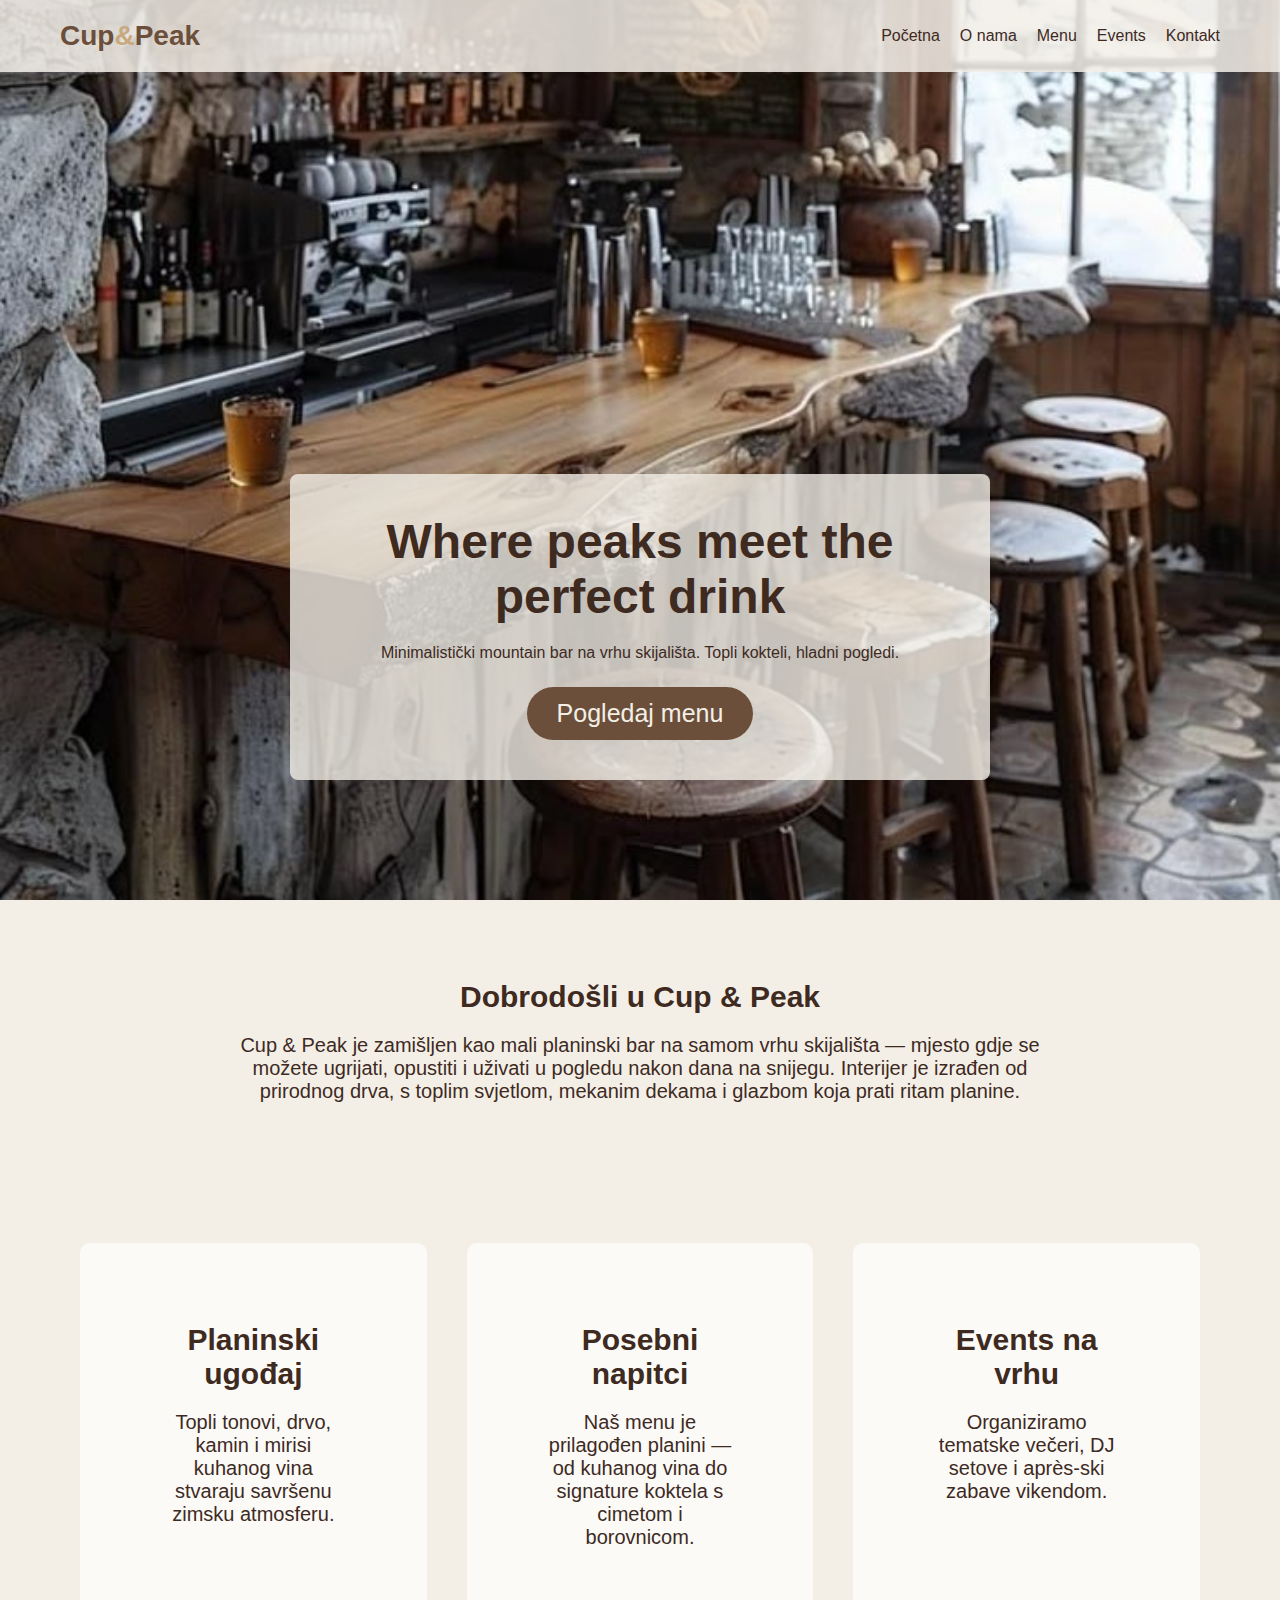
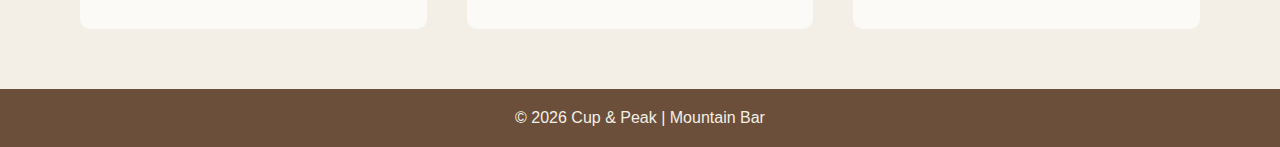
<file: index.html>
<!DOCTYPE html>
<html lang="hr">
<head>
    <meta charset="UTF-8">
    <title>Cup & Peak | Mountain Bar</title>
    <meta name="viewport" content="width=device-width, initial-scale=1.0">
    <link rel="stylesheet" href="css/style.css">
</head>
<body>

    <header class="hero">
        <nav class="navbar">
            <div class="logo">Cup<span>&</span>Peak</div>
            <ul class="nav-links">
                <li><a href="index.html">Početna</a></li>
                <li><a href="about.html">O nama</a></li>
                <li><a href="menu.html">Menu</a></li>
                <li><a href="events.html">Events</a></li>
                <li><a href="contact.html">Kontakt</a></li>
            </ul>
        </nav>

        <div class="hero-content">
            <h1>Where peaks meet the perfect drink</h1>
            <p>Minimalistički mountain bar na vrhu skijališta. Topli kokteli, hladni pogledi.</p>
            <a href="menu.html" class="btn">Pogledaj menu</a>
        </div>
    </header>

    <section class="intro">
        <h2>Dobrodošli u Cup & Peak</h2>
        <p>
            Cup & Peak je zamišljen kao mali planinski bar na samom vrhu skijališta — mjesto gdje se možete ugrijati,
            opustiti i uživati u pogledu nakon dana na snijegu. Interijer je izrađen od prirodnog drva, s toplim svjetlom,
            mekanim dekama i glazbom koja prati ritam planine.
        </p>
    </section>

    <section class="features">
        <div class="feature">
            <h3>Planinski ugođaj</h3>
            <p>Topli tonovi, drvo, kamin i mirisi kuhanog vina stvaraju savršenu zimsku atmosferu.</p>
        </div>
        <div class="feature">
            <h3>Posebni napitci</h3>
            <p>Naš menu je prilagođen planini — od kuhanog vina do signature koktela s cimetom i borovnicom.</p>
        </div>
        <div class="feature">
            <h3>Events na vrhu</h3>
            <p>Organiziramo tematske večeri, DJ setove i après-ski zabave vikendom.</p>
        </div>
    </section>

    <footer>
        <p>&copy; 2026 Cup & Peak | Mountain Bar</p>
    </footer>

</body>
</html>
</file>
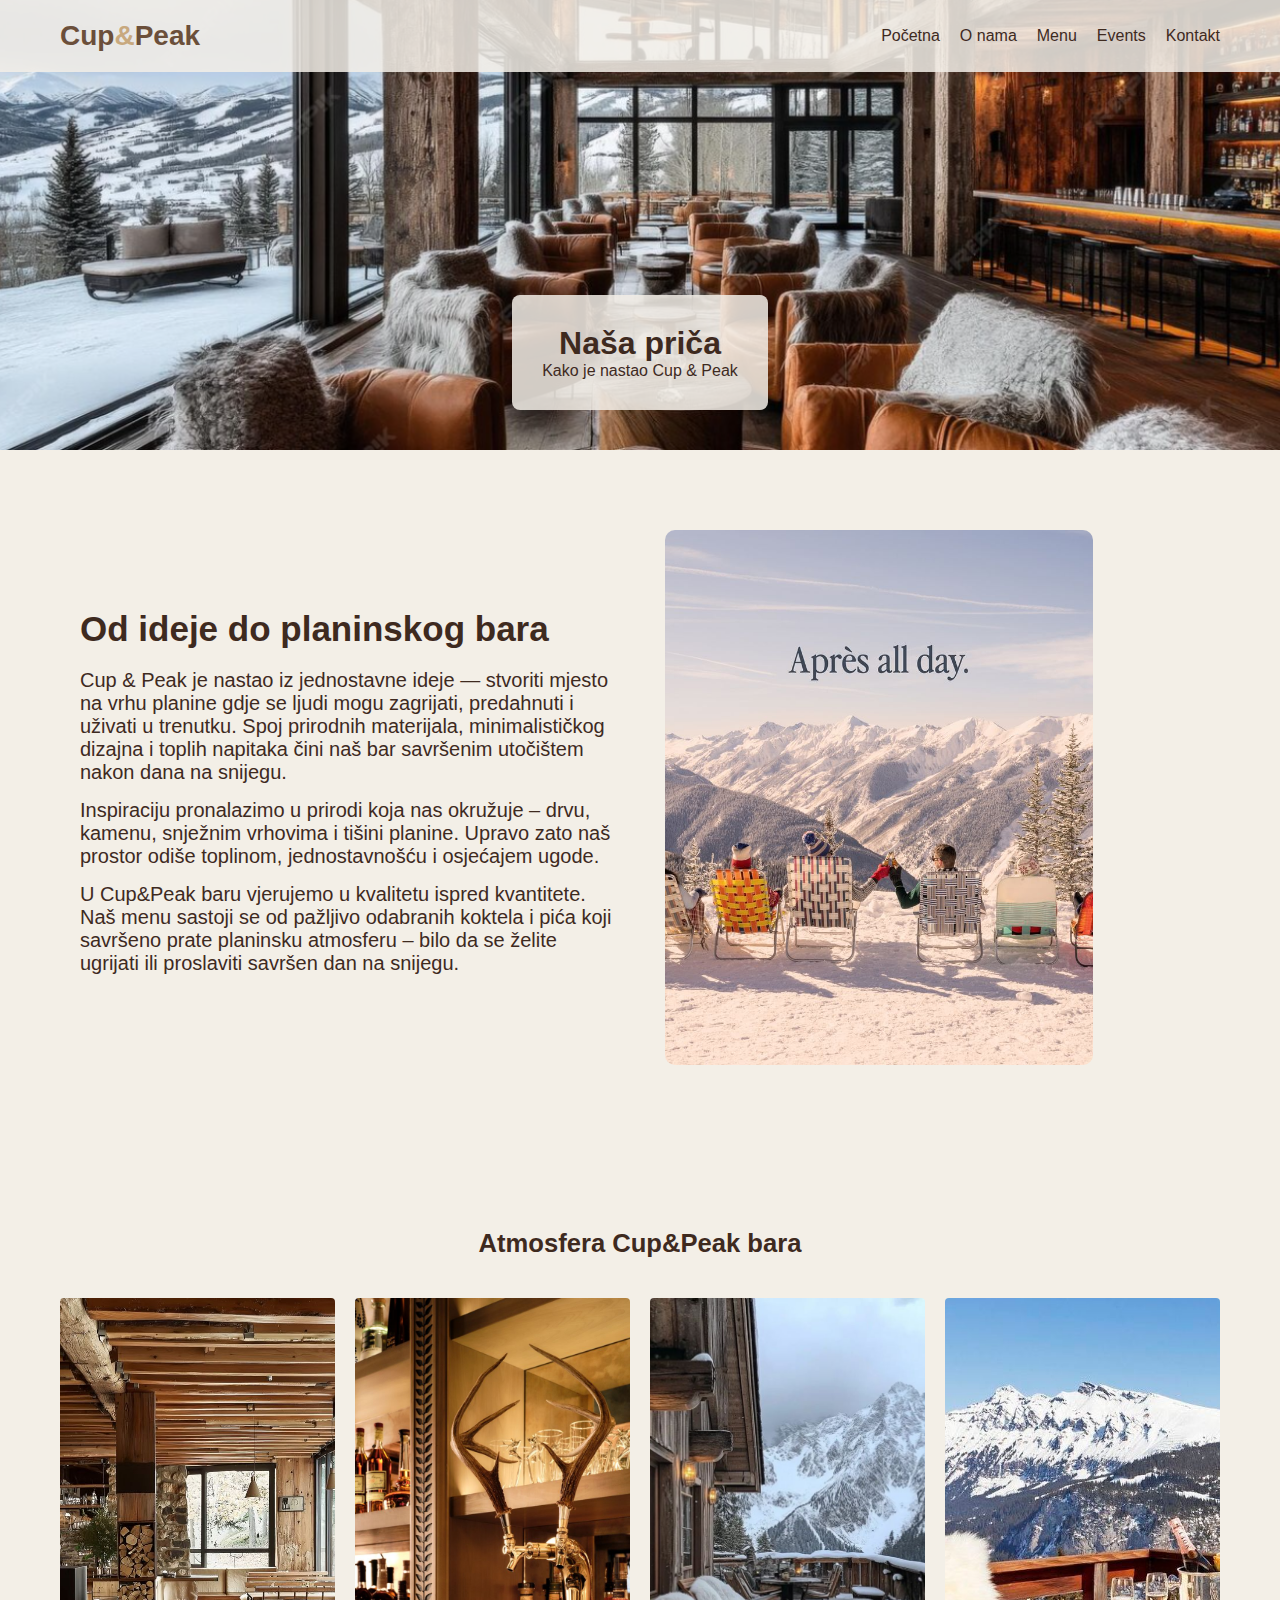
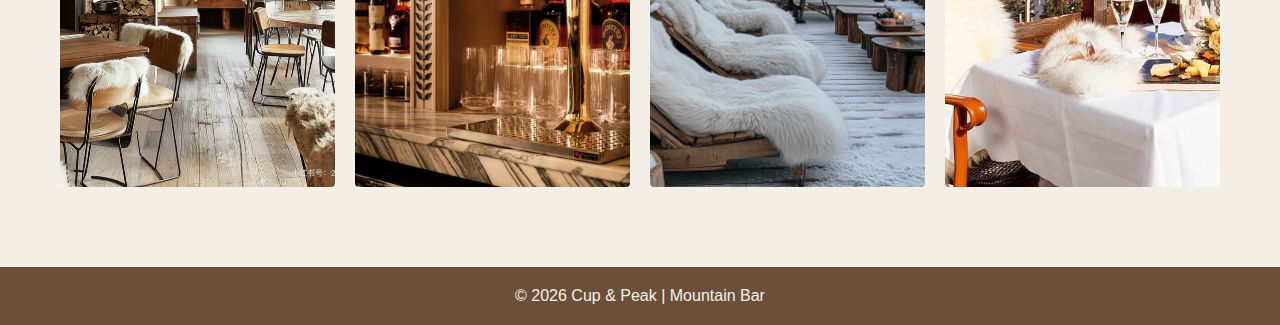
<file: about.html>
<!DOCTYPE html>
<html lang="hr">
<head>
    <meta charset="UTF-8">
    <title>O nama | Cup & Peak</title>
    <meta name="viewport" content="width=device-width, initial-scale=1.0">
    <link rel="stylesheet" href="css/style.css">
</head>
<body>

<header class="sub-hero">
    <nav class="navbar">
        <div class="logo">Cup<span>&</span>Peak</div>
        <ul class="nav-links">
            <li><a href="index.html">Početna</a></li>
            <li><a href="about.html">O nama</a></li>
            <li><a href="menu.html">Menu</a></li>
            <li><a href="events.html">Events</a></li>
            <li><a href="contact.html">Kontakt</a></li>
        </ul>
    </nav>

    <div class="sub-hero-content">
        <h1>Naša priča</h1>
        <p>Kako je nastao Cup & Peak</p>
    </div>
</header>

<section class="about-section">
    <div class="about-text">
        <h2>Od ideje do planinskog bara</h2>
        <p>
            Cup & Peak je nastao iz jednostavne ideje — stvoriti mjesto na vrhu planine gdje se ljudi mogu
            zagrijati, predahnuti i uživati u trenutku. Spoj prirodnih materijala, minimalističkog dizajna i
            toplih napitaka čini naš bar savršenim utočištem nakon dana na snijegu.
        </p>
        <p>
        Inspiraciju pronalazimo u prirodi koja nas okružuje – drvu, kamenu,
        snježnim vrhovima i tišini planine. Upravo zato naš prostor odiše
        toplinom, jednostavnošću i osjećajem ugode.
    </p>

    <p>
        U Cup&Peak baru vjerujemo u kvalitetu ispred kvantitete. Naš menu
        sastoji se od pažljivo odabranih koktela i pića koji savršeno prate
        planinsku atmosferu – bilo da se želite ugrijati ili proslaviti
        savršen dan na snijegu.
    </p>
    </div>

    <div class="about-image">
        <img src="images/skibar.jfif" alt="Ski bar moto">
    </div>
</section>

<section class="about-gallery">

    <h3>Atmosfera Cup&Peak bara</h3>

    <div class="gallery-grid">
        <img src="images/interijer.jfif" alt="Cup&Peak interior">
        <img src="images/bar details.jfif" alt="Bar details">
        <img src="images/mountain view.jfif" alt="Mountain view from bar">
        <img src="images/coctails.jfif" alt="Cocktails at Cup&Peak">

    </div>

</section>

<footer>
    <p>&copy; 2026 Cup & Peak | Mountain Bar</p>
</footer>

</body>
</html>
</file>
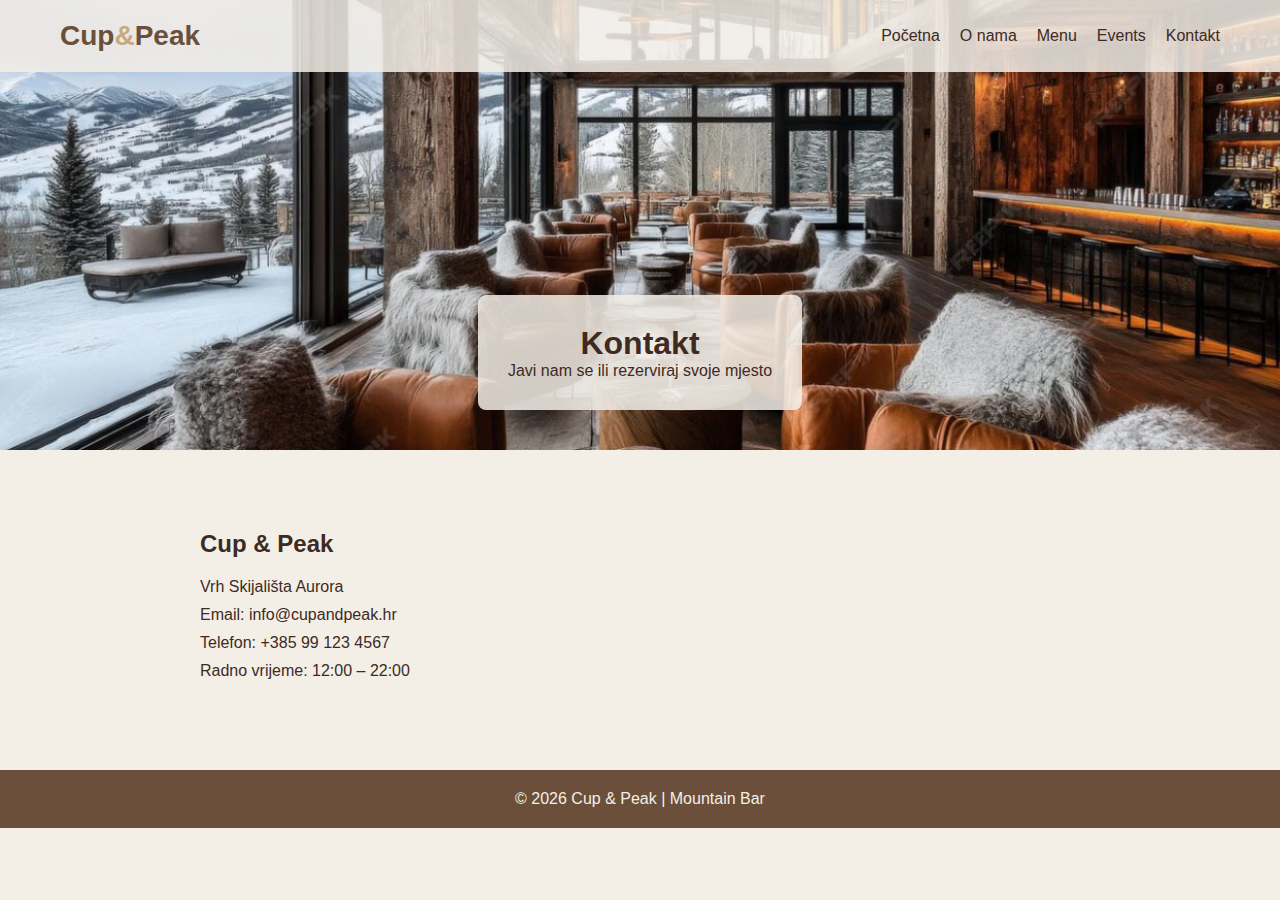
<file: contact.html>
<!DOCTYPE html>
<html lang="hr">
<head>
    <meta charset="UTF-8">
    <title>Kontakt | Cup & Peak</title>
    <meta name="viewport" content="width=device-width, initial-scale=1.0">
    <link rel="stylesheet" href="css/style.css">
</head>
<body>

<header class="sub-hero">
    <nav class="navbar">
        <div class="logo">Cup<span>&</span>Peak</div>
        <ul class="nav-links">
            <li><a href="index.html">Početna</a></li>
            <li><a href="about.html">O nama</a></li>
            <li><a href="menu.html">Menu</a></li>
            <li><a href="events.html">Events</a></li>
            <li><a href="contact.html">Kontakt</a></li>
        </ul>
    </nav>

    <div class="sub-hero-content">
        <h1>Kontakt</h1>
        <p>Javi nam se ili rezerviraj svoje mjesto</p>
    </div>
</header>

<section class="contact-section">
    <div class="contact-info">
        <h2>Cup & Peak</h2>
        <p>Vrh Skijališta Aurora</p>
        <p>Email: info@cupandpeak.hr</p>
        <p>Telefon: +385 99 123 4567</p>
        <p>Radno vrijeme: 12:00 – 22:00</p>
    </div>
</section>

<footer>
    <p>&copy; 2026 Cup & Peak | Mountain Bar</p>
</footer>

</body>
</html>
</file>
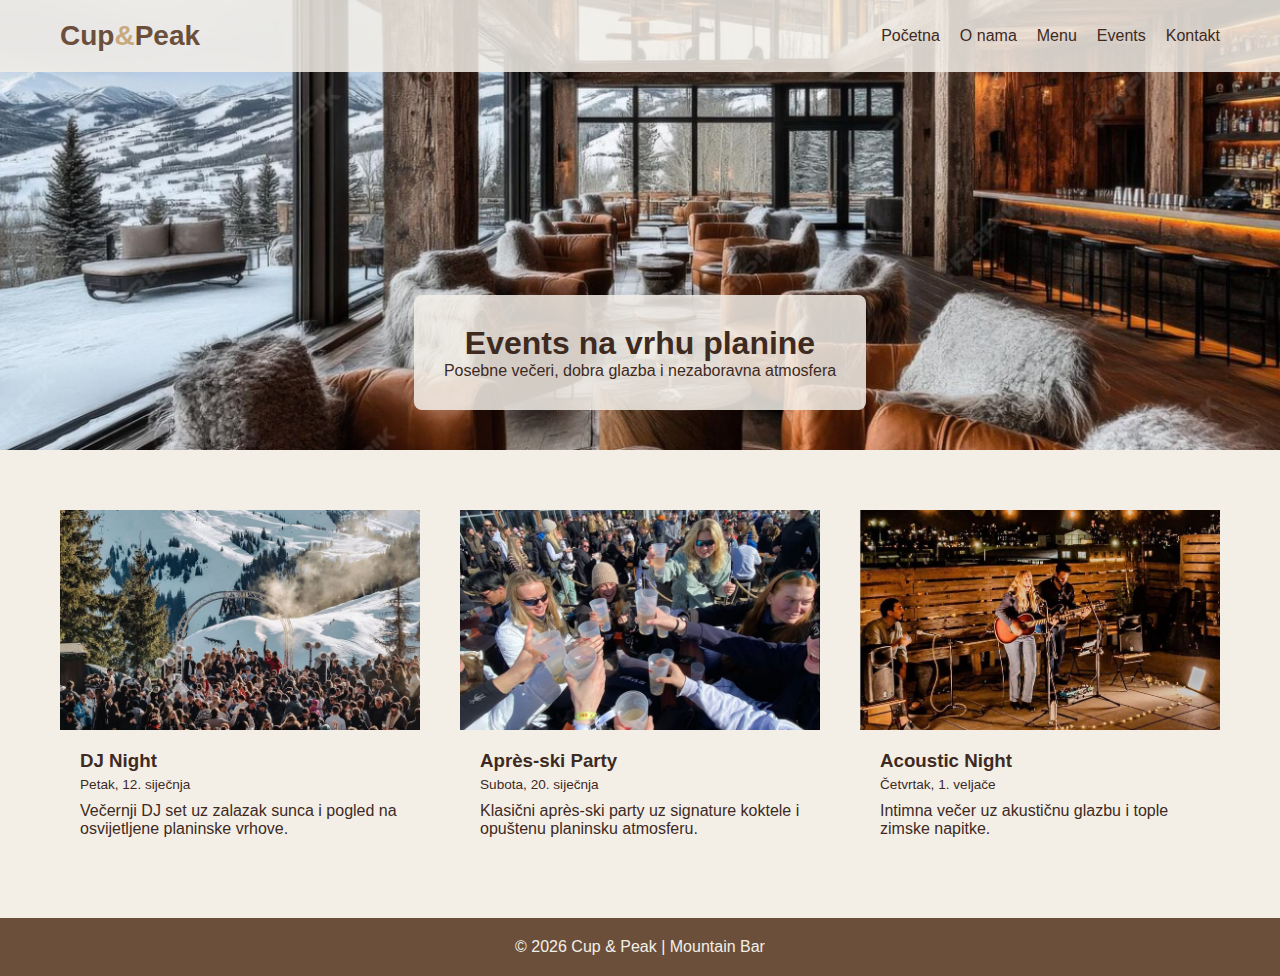
<file: events.html>
<html lang="hr">
<head>
    <meta charset="UTF-8">
    <title>Events | Cup & Peak</title>
    <meta name="viewport" content="width=device-width, initial-scale=1.0">
    <link rel="stylesheet" href="css/style.css">
</head>
<body>

<header class="sub-hero">
    <nav class="navbar">
        <div class="logo">Cup<span>&</span>Peak</div>
        <ul class="nav-links">
            <li><a href="index.html">Početna</a></li>
            <li><a href="about.html">O nama</a></li>
            <li><a href="menu.html">Menu</a></li>
            <li><a href="events.html">Events</a></li>
            <li><a href="contact.html">Kontakt</a></li>
        </ul>
    </nav>

    <div class="sub-hero-content">
        <h1>Events na vrhu planine</h1>
        <p>Posebne večeri, dobra glazba i nezaboravna atmosfera</p>
    </div>
</header>

<section class="events-section">

    <div class="events-grid">
        
            <div class="event-card">
                <img src="images/party.jpeg" alt="DJ Night at Cup&Peak">
                <div class="event-content">
                    <h3>DJ Night</h3>
                    <p class="event-date">Petak, 12. siječnja</p>
                    <p>
                        Večernji DJ set uz zalazak sunca i pogled na osvijetljene
                        planinske vrhove.
                    </p>
                </div>
            </div>

            <div class="event-card">
                <img src="images/apresskiparty.jfif" alt="Après-ski party">

                <div class="event-content">
                    <h3>Après-ski Party</h3>
                    <p class="event-date">Subota, 20. siječnja</p>
                    <p>
                        Klasični après-ski party uz signature koktele i opuštenu
                        planinsku atmosferu.
                    </p>
                </div>
            </div>

            <div class="event-card">
                <img src="images/akusticna noc.jpeg" alt="Live Acoustic Night">

                <div class="event-content">
                    <h3>Acoustic Night</h3>
                    <p class="event-date">Četvrtak, 1. veljače</p>
                    <p>
                        Intimna večer uz akustičnu glazbu i tople zimske napitke.
                    </p>
                </div>
            </div>

        </div>

    </section>

<footer>
    <p>&copy; 2026 Cup & Peak | Mountain Bar</p>
</footer>

</body>
</html>
</file>
<file: css/style.css>
/* desktop */
* {
    margin: 0;
    padding: 0;
    box-sizing: border-box;
}

:root {
    --beige: #f3efe7;
    --brown: #6b4f3a;
    --dark-brown: #3e2a1f;
    --accent: #c8a97e;
}

body {
    font-family: 'Segoe UI', sans-serif;
    background-color: var(--beige);
    color: var(--dark-brown);
}

a {
    text-decoration: none;
    color: var(--dark-brown);
}

/* hero section */
.hero {
    height: 100vh;
    background-image: url("../images/preuzeto.jpeg"); 
    background-size: cover;
    background-position: center;
    display: flex;
    flex-direction: column;
    justify-content:space-between;
}

/* navbar */
.navbar {
    display: flex;
    justify-content: space-between;
    align-items: center;
    padding: 20px 60px;
    background: rgba(243, 239, 231, 0.85);
}

.logo {
    font-size: 28px;
    font-weight: bold;
    color: var(--brown);
}

.logo span {
    color: var(--accent);
}

.nav-links {
    list-style: none;
    display: flex;
    gap: 20px;
    white-space: nowrap;
}

.nav-links a {
    font-weight: 500;
    transition: color 0.3s ease;
}

.nav-links a:hover {
    color: var(--accent);
}

.hero-content {
    text-align: center;
    margin-bottom: 120px;
    background: rgba(243, 239, 231, 0.8);
    padding: 40px;
    max-width: 700px;
    align-self: center;
    border-radius: 8px;
    animation: fadeIn 1.5s ease;
}

@keyframes fadeIn {
    from {
        opacity: 0;
        transform: translateY(30px);
    }
    to {
        opacity: 1;
        transform: translateY(0);
    }
}

.hero-content h1 {
    font-size: 3rem;
    margin-bottom: 20px;
}

.hero-content p {
    margin-bottom: 25px;
}

.btn {
    display: inline-block;
    font-size: 25px;
    padding: 12px 30px;
    background-color: var(--brown);
    color: var(--beige);
    border-radius: 30px;
    transition: background-color 0.3s ease, transform 0.3s ease;
}

.btn:hover {
    background-color: var(--dark-brown);
    transform: translateY(-3px);
}

.intro {
    padding: 80px 20px;
    max-width: 900px;
    margin: auto;
    text-align: center;
}

.intro h2 {
    margin-bottom: 20px;
    font-size: 30px;
}

.intro p {
    font-size: 20px;
}

.features {
    display: grid;
    grid-template-columns: repeat(3, 1fr);
    gap: 40px;
    padding: 60px 80px;
}

.feature {
    background-color: #ffffffaa;
    padding: 80px;
    border-radius: 10px;
    text-align: center;
    transition: transform 0.3s ease;
}

.feature:hover {
    transform: translateY(-5px);
}

.feature h3 {
    font-size: 30px;
    padding-bottom: 20px;
}

.feature p {
    font-size: 20px;
}

footer {
    text-align: center;
    padding: 20px;
    background-color: var(--brown);
    color: var(--beige);
}

/* hero2 */
.sub-hero {
    height: 50vh;
    background-image: url("../images/Snimka\ zaslona.png"); 
    background-size: cover;
    background-position: center;
    display: flex;
    flex-direction: column;
    justify-content: space-between;
}

.sub-hero-content {
    text-align: center;
    background: rgba(243, 239, 231, 0.85);
    padding: 30px;
    margin-bottom: 40px;
    align-self: center;
    border-radius: 8px;
}

/* o nama */
.about-section {
    display: grid;
    grid-template-columns: 1fr 1fr;
    gap: 50px;
    padding: 80px;
    align-items: center;
}

.about-text h2 {
    margin-bottom: 20px;
    font-size: 35px;
}

.about-text p {
    margin-bottom: 15px;
    font-size: 20px;
}

.about-image img {
    width: 80%;
    border-radius: 10px;
}

.about-gallery {
    padding: 80px 60px;
}

.about-gallery h3 {
    font-size: 1.6rem;
    margin-bottom: 40px;
    text-align: center;
}

/*slike ambijenta*/
.gallery-grid {
    display: grid;
    grid-template-columns: repeat(4, 1fr);
    gap: 20px;
}

.gallery-grid img {
    width: 100%;
    height: 100%;
    object-fit: cover;
    border-radius: 4px;
    transition: transform 0.3s ease;
}

.gallery-grid img:hover {
    transform: scale(1.05);
}

/* menu */
.menu-hero {
    padding: 100px 60px 60px;
    text-align: center;
}

.menu-hero h2 {
    font-size: 2.4rem;
    margin-bottom: 10px;
}

.menu-hero p {
    margin-bottom: 10px;
}

.menu-download {
    opacity: 0.6;
    margin-bottom: 50px;
}

.menu-section {
    padding: 60px;
}

.menu-layout {
    display: grid;
    grid-template-columns: minmax(0, 65%) minmax(0, 35%);
    gap: 50px;
    align-items: center;
}

.menu-row {
    display: flex;
    justify-content: space-between;
    align-items: flex-start;
    padding: 20px 0;
    border-bottom: 1px solid rgba(107, 79, 58, 0.3);
}

.menu-text h3 {
    font-size: 1.3rem;
    margin-bottom: 6px;
}

.menu-text p {
    font-size: 0.95rem;
    opacity: 0.8;
}

.menu-price {
    font-size: 1.2rem;
    font-weight: bold;
    white-space: nowrap;
}

.menu-image {
    display: flex;
    justify-content: center;
}

.menu-image img {
    width: 100%;
    max-width: 420px;
    border-radius: 12px;
}

/*gallery koktela*/
.ostalo-gallery {
    padding: 80px 60px;
    text-align: center;
}

.Ostalo {
    display: flex;
    gap: 30px;
    overflow-x: auto;
    scroll-snap-type: x mandatory;
    padding: 40px 60px 20px;
    max-width: 1100px;
    margin: auto;
}

.Ostalo::-webkit-scrollbar {
    height: 8px;
}

.Ostalo::-webkit-scrollbar-thumb {
    background-color: #c8a97e;
    border-radius: 4px;
}

.Ostalo img {
    height: 320px;
    width: auto;
    border-radius: 16px;
    scroll-snap-align: center;
    flex-shrink: 0;
    transition: transform 0.4s ease;
}

.Ostalo img:hover {
    transform: scale(1.08);
}

/* eventi */
.events-section {
    padding: 60px;
}

.events-grid {
    display: grid;
    grid-template-columns: repeat(3, 1fr);
    gap: 40px;
}

.event-card {
    border-radius: 4px;
    transition: transform 0.3s ease;
}

.event-card:hover {
    transform: translateY(-5px);
}

.event-card img {
    width: 100%;
    height: 220px;
    object-fit: cover;
}

.event-content {
    padding: 20px;
}

.event-content h3 {
    margin-bottom: 5px;
}

.event-date {
    font-size: 0.85rem;
    margin-bottom: 10px;
    color: var(--brown-light);
}

/* kontakt */
.contact-section {
    padding: 80px 60px;
    max-width: 1000px;
    margin: auto;
    display: grid;
    grid-template-columns: 1fr 1fr;
    gap: 60px;
}

.contact-info h2 {
    margin-bottom: 20px;
}

.contact-info p {
    margin-bottom: 10px;
}

/*mobile*/

@media (max-width: 900px) {
    .features {
        grid-template-columns: 1fr;
        padding: 40px 20px;
    }

    .navbar {
        flex-direction: column;
        gap: 15px;
    }

    .hero-content h1 {
        font-size: 2.2rem;
    }
    .about-section {
        grid-template-columns: 1fr;
        padding: 40px 20px;
    }
    .gallery-grid{
        grid-template-columns: repeat(2,1fr);
    }
    
    .menu-layout {
        grid-template-columns: 1fr;
    }

    .menu-image {
        margin-top: 40px;
    }

    .cocktail-slider {
        padding: 30px 20px;
    }

    .cocktail-slider img {
        height: 220px;
    }

    .events-grid {
        grid-template-columns: 1fr;
    }
    .contact-section {
        grid-template-columns: 1fr;
        padding: 40px 20px;
    }
}
</file>
